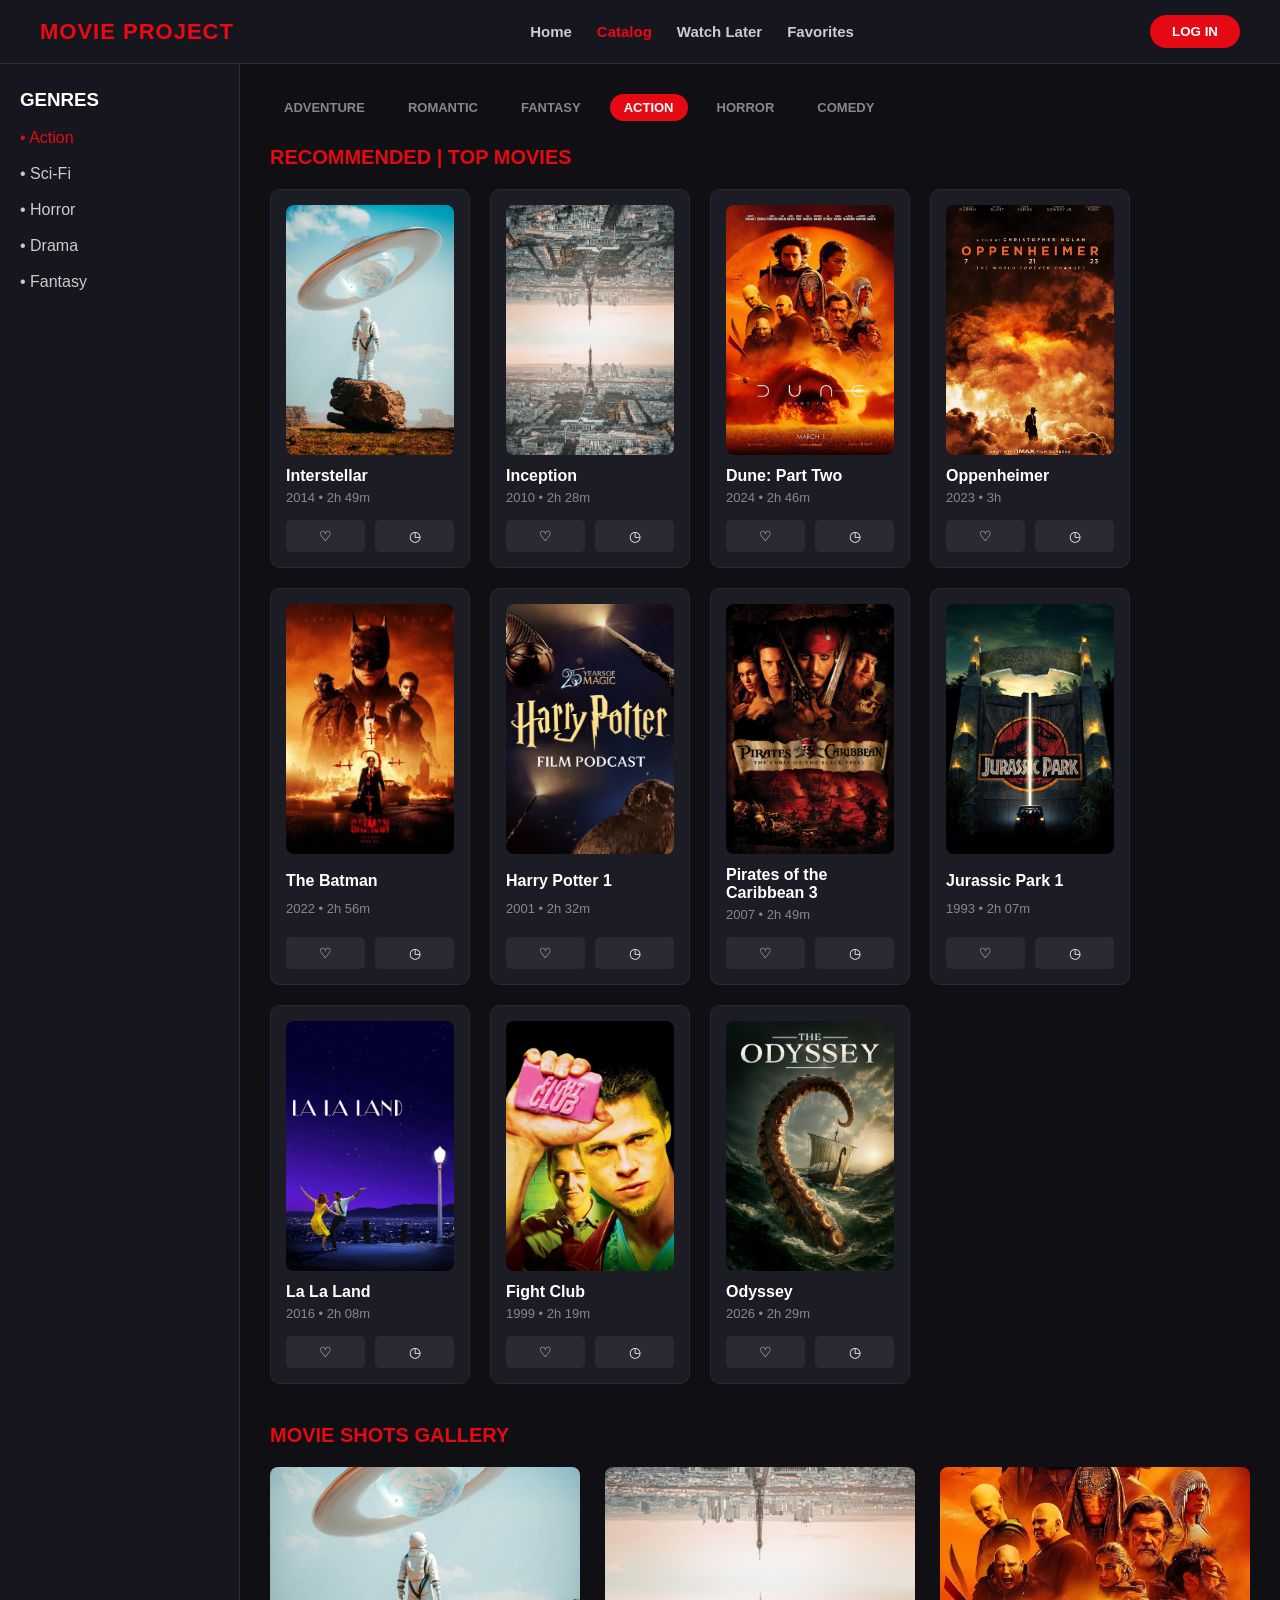
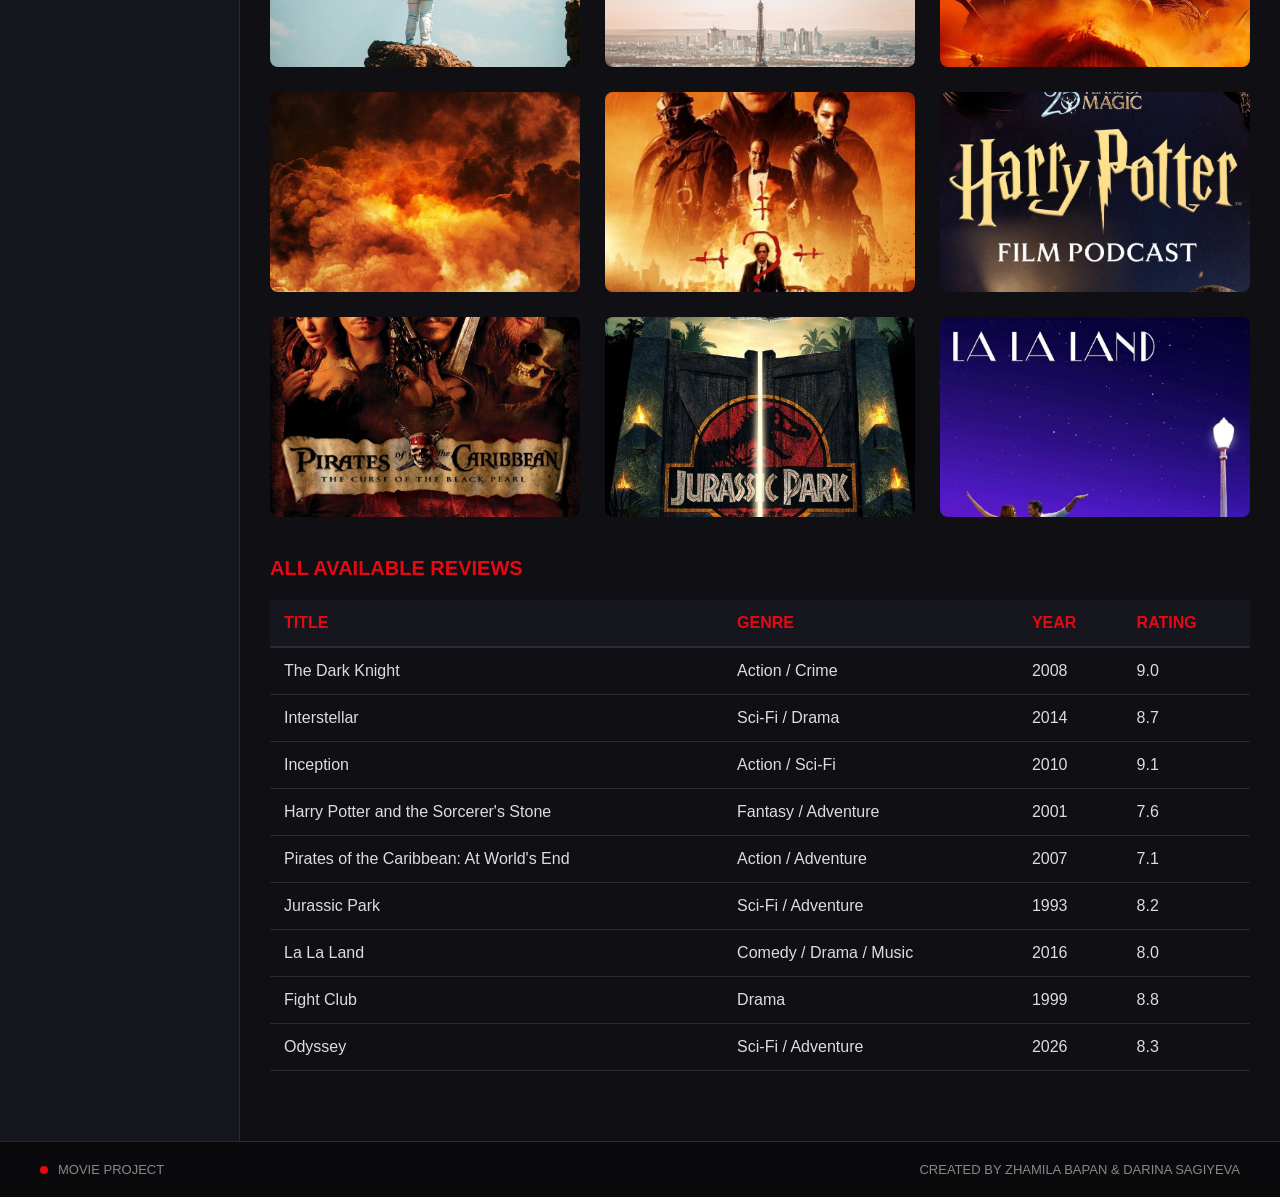
<file: web/catalog.html>
<!DOCTYPE html>
<html lang="en">
<head>
    <meta charset="UTF-8">
    <meta name="viewport" content="width=device-width, initial-scale=1.0">
    <title>Catalog | MOVIE PROJECT</title>
    <link rel="stylesheet" href="css/style.css">
</head>
<body>
    <div class="grid-container">
      
        <header id="main-header">
            <div class="logo">MOVIE PROJECT</div>
            <nav class="nav-menu">
                <a href="index.html">Home</a>
                <a href="catalog.html" class="active">Catalog</a>
                <a href="watch-later.html">Watch Later</a>
                <a href="favorites.html">Favorites</a>
            </nav>
            <button class="btn-pill" type="button">LOG IN</button>
        </header>

      
        <aside class="site-sidebar">
            <h3>GENRES</h3>
            <br>
            <p><a href="#" style="color: #e50914;">• Action</a></p><br>
            <p><a href="#" style="color: #ccc;">• Sci-Fi</a></p><br>
            <p><a href="#" style="color: #ccc;">• Horror</a></p><br>
            <p><a href="#" style="color: #ccc;">• Drama</a></p><br>
            <p><a href="#" style="color: #ccc;">• Fantasy</a></p>
        </aside>

       
        <main class="container">
            <!-- GENRE TAGS -->
            <section class="genre-tags">
                <span class="tag">ADVENTURE</span>
                <span class="tag">ROMANTIC</span>
                <span class="tag">FANTASY</span>
                <span class="tag active-tag">ACTION</span>
                <span class="tag">HORROR</span>
                <span class="tag">COMEDY</span>
            </section>

            <!-- FLEXBOX CARD ROW (TASK 2) -->
            <section class="catalog-section">
                <h2 class="section-title">RECOMMENDED | TOP MOVIES</h2>
                
                <div class="cards-flex-container">
                    <div class="movie-card">
                        <img src="images/interstellar.jpg" alt="Interstellar">
                        <h3>Interstellar</h3>
                        <p>2014 • 2h 49m</p>
                        <div class="movie-buttons">
                            <button onclick="saveMovie('favorites', 'Interstellar', '2014', 'Sci-Fi / Drama')">♡</button>
                            <button onclick="saveMovie('watchLater', 'Interstellar', '2014', 'Sci-Fi / Drama')">◷</button>
                        </div>
                    </div>

                    <div class="movie-card">
                        <img src="images/inception.jpg" alt="Inception">
                        <h3>Inception</h3>
                        <p>2010 • 2h 28m</p>
                        <div class="movie-buttons">
                            <button onclick="saveMovie('favorites', 'Inception', '2010', 'Action / Sci-Fi')">♡</button>
                            <button onclick="saveMovie('watchLater', 'Inception', '2010', 'Action / Sci-Fi')">◷</button>
                        </div>
                    </div>

                    <div class="movie-card">
                        <img src="images/dune.jpg" alt="Dune Part Two">
                        <h3>Dune: Part Two</h3>
                        <p>2024 • 2h 46m</p>
                        <div class="movie-buttons">
                            <button onclick="saveMovie('favorites', 'Dune: Part Two', '2024', 'Sci-Fi / Adventure')">♡</button>
                            <button onclick="saveMovie('watchLater', 'Dune: Part Two', '2024', 'Sci-Fi / Adventure')">◷</button>
                        </div>
                    </div>

                    <div class="movie-card">
                        <img src="images/oppenheimer.jpg" alt="Oppenheimer">
                        <h3>Oppenheimer</h3>
                        <p>2023 • 3h</p>
                        <div class="movie-buttons">
                            <button onclick="saveMovie('favorites', 'Oppenheimer', '2023', 'Drama / History')">♡</button>
                            <button onclick="saveMovie('watchLater', 'Oppenheimer', '2023', 'Drama / History')">◷</button>
                        </div>
                    </div>

                    <div class="movie-card">
                        <img src="images/the-batman.jpg" alt="The Batman">
                        <h3>The Batman</h3>
                        <p>2022 • 2h 56m</p>
                        <div class="movie-buttons">
                            <button onclick="saveMovie('favorites', 'The Batman', '2022', 'Action / Crime')">♡</button>
                            <button onclick="saveMovie('watchLater', 'The Batman', '2022', 'Action / Crime')">◷</button>
                        </div>
                    </div>

                    <div class="movie-card">
                        <img src="images/harry-potter.jpg" alt="Harry Potter 1">
                        <h3>Harry Potter 1</h3>
                        <p>2001 • 2h 32m</p>
                        <div class="movie-buttons">
                            <button onclick="saveMovie('favorites', 'Harry Potter 1', '2001', 'Fantasy / Adventure')">♡</button>
                            <button onclick="saveMovie('watchLater', 'Harry Potter 1', '2001', 'Fantasy / Adventure')">◷</button>
                        </div>
                    </div>

                    <div class="movie-card">
                        <img src="images/pirates3.jpg" alt="Pirates 3">
                        <h3>Pirates of the Caribbean 3</h3>
                        <p>2007 • 2h 49m</p>
                        <div class="movie-buttons">
                            <button onclick="saveMovie('favorites', 'Pirates of the Caribbean 3', '2007', 'Action / Adventure')">♡</button>
                            <button onclick="saveMovie('watchLater', 'Pirates of the Caribbean 3', '2007', 'Action / Adventure')">◷</button>
                        </div>
                    </div>

                    <div class="movie-card">
                        <img src="images/jurassic-park.jpg" alt="Jurassic Park">
                        <h3>Jurassic Park 1</h3>
                        <p>1993 • 2h 07m</p>
                        <div class="movie-buttons">
                            <button onclick="saveMovie('favorites', 'Jurassic Park 1', '1993', 'Sci-Fi / Adventure')">♡</button>
                            <button onclick="saveMovie('watchLater', 'Jurassic Park 1', '1993', 'Sci-Fi / Adventure')">◷</button>
                        </div>
                    </div>

                    <div class="movie-card">
                        <img src="images/lalaland.jpg" alt="La La Land">
                        <h3>La La Land</h3>
                        <p>2016 • 2h 08m</p>
                        <div class="movie-buttons">
                            <button onclick="saveMovie('favorites', 'La La Land', '2016', 'Comedy / Drama / Music')">♡</button>
                            <button onclick="saveMovie('watchLater', 'La La Land', '2016', 'Comedy / Drama / Music')">◷</button>
                        </div>
                    </div>

                    <div class="movie-card">
                        <img src="images/fight-club.jpg" alt="Fight Club">
                        <h3>Fight Club</h3>
                        <p>1999 • 2h 19m</p>
                        <div class="movie-buttons">
                            <button onclick="saveMovie('favorites', 'Fight Club', '1999', 'Drama')">♡</button>
                            <button onclick="saveMovie('watchLater', 'Fight Club', '1999', 'Drama')">◷</button>
                        </div>
                    </div>

                    <div class="movie-card">
                        <img src="images/odyssey.jpg" alt="Odyssey">
                        <h3>Odyssey</h3>
                        <p>2026 • 2h 29m</p>
                        <div class="movie-buttons">
                            <button onclick="saveMovie('favorites', 'Odyssey', '2026', 'Sci-Fi / Adventure')">♡</button>
                            <button onclick="saveMovie('watchLater', 'Odyssey', '2026', 'Sci-Fi / Adventure')">◷</button>
                        </div>
                    </div>
                </div>
            </section>

            
            <section class="gallery-section">
                <h2 class="section-title">MOVIE SHOTS GALLERY</h2>
                <div class="image-gallery">
                    <div class="gallery-item">
                        <img src="images/interstellar.jpg" alt="Shot 1">
                        <div class="gallery-overlay">Interstellar Wormhole</div>
                    </div>
                    <div class="gallery-item">
                        <img src="images/inception.jpg" alt="Shot 2">
                        <div class="gallery-overlay">Inception Dream City</div>
                    </div>
                    <div class="gallery-item">
                        <img src="images/dune.jpg" alt="Shot 3">
                        <div class="gallery-overlay">Dune Desert World</div>
                    </div>
                    <div class="gallery-item">
                        <img src="images/oppenheimer.jpg" alt="Shot 4">
                        <div class="gallery-overlay">Oppenheimer Laboratory</div>
                    </div>
                    <div class="gallery-item">
                        <img src="images/the-batman.jpg" alt="Shot 5">
                        <div class="gallery-overlay">Gotham City Night</div>
                    </div>
                    <div class="gallery-item">
                        <img src="images/harry-potter.jpg" alt="Shot 6">
                        <div class="gallery-overlay">Hogwarts Express</div>
                    </div>
                    <div class="gallery-item">
                        <img src="images/pirates3.jpg" alt="Shot 7">
                        <div class="gallery-overlay">At World's End Voyage</div>
                    </div>
                    <div class="gallery-item">
                        <img src="images/jurassic-park.jpg" alt="Shot 8">
                        <div class="gallery-overlay">Jurassic Island Gate</div>
                    </div>
                    <div class="gallery-item">
                        <img src="images/lalaland.jpg" alt="Shot 9">
                        <div class="gallery-overlay">City of Stars Sunset</div>
                    </div>
                </div>
            </section>

          
            <section class="table-section">
                <h2 class="section-title">ALL AVAILABLE REVIEWS</h2>
                <table class="data-table">
                    <thead>
                        <tr>
                            <th>TITLE</th>
                            <th>GENRE</th>
                            <th>YEAR</th>
                            <th>RATING</th>
                        </tr>
                    </thead>
                    <tbody>
                        <tr>
                            <td>The Dark Knight</td>
                            <td>Action / Crime</td>
                            <td>2008</td>
                            <td>9.0</td>
                        </tr>
                        <tr>
                            <td>Interstellar</td>
                            <td>Sci-Fi / Drama</td>
                            <td>2014</td>
                            <td>8.7</td>
                        </tr>
                        <tr>
                            <td>Inception</td>
                            <td>Action / Sci-Fi</td>
                            <td>2010</td>
                            <td>9.1</td>
                        </tr>
                        <tr>
                            <td>Harry Potter and the Sorcerer's Stone</td>
                            <td>Fantasy / Adventure</td>
                            <td>2001</td>
                            <td>7.6</td>
                        </tr>
                        <tr>
                            <td>Pirates of the Caribbean: At World's End</td>
                            <td>Action / Adventure</td>
                            <td>2007</td>
                            <td>7.1</td>
                        </tr>
                        <tr>
                            <td>Jurassic Park</td>
                            <td>Sci-Fi / Adventure</td>
                            <td>1993</td>
                            <td>8.2</td>
                        </tr>
                        <tr>
                            <td>La La Land</td>
                            <td>Comedy / Drama / Music</td>
                            <td>2016</td>
                            <td>8.0</td>
                        </tr>
                        <tr>
                            <td>Fight Club</td>
                            <td>Drama</td>
                            <td>1999</td>
                            <td>8.8</td>
                        </tr>
                        <tr>
                            <td>Odyssey</td>
                            <td>Sci-Fi / Adventure</td>
                            <td>2026</td>
                            <td>8.3</td>
                        </tr>
                    </tbody>
                </table> 
            </section> 
        </main>

        
        <footer class="site-footer">
            <div class="footer-left">
                <span class="footer-dot"></span>
                <p>MOVIE PROJECT</p>
            </div>
            <p class="footer-right">CREATED BY ZHAMILA BAPAN & DARINA SAGIYEVA</p>
        </footer>
    </div>

    
    <script>
    function saveMovie(listName, title, year, genre) {
        let movies = JSON.parse(localStorage.getItem(listName)) || [];
        let exists = movies.some(function(movie) {
            return movie.title === title;
        });
        if (!exists) {
            movies.push({ title: title, year: year, genre: genre });
        }
        localStorage.setItem(listName, JSON.stringify(movies));
    }
    </script>
</body>
</html>
</file>
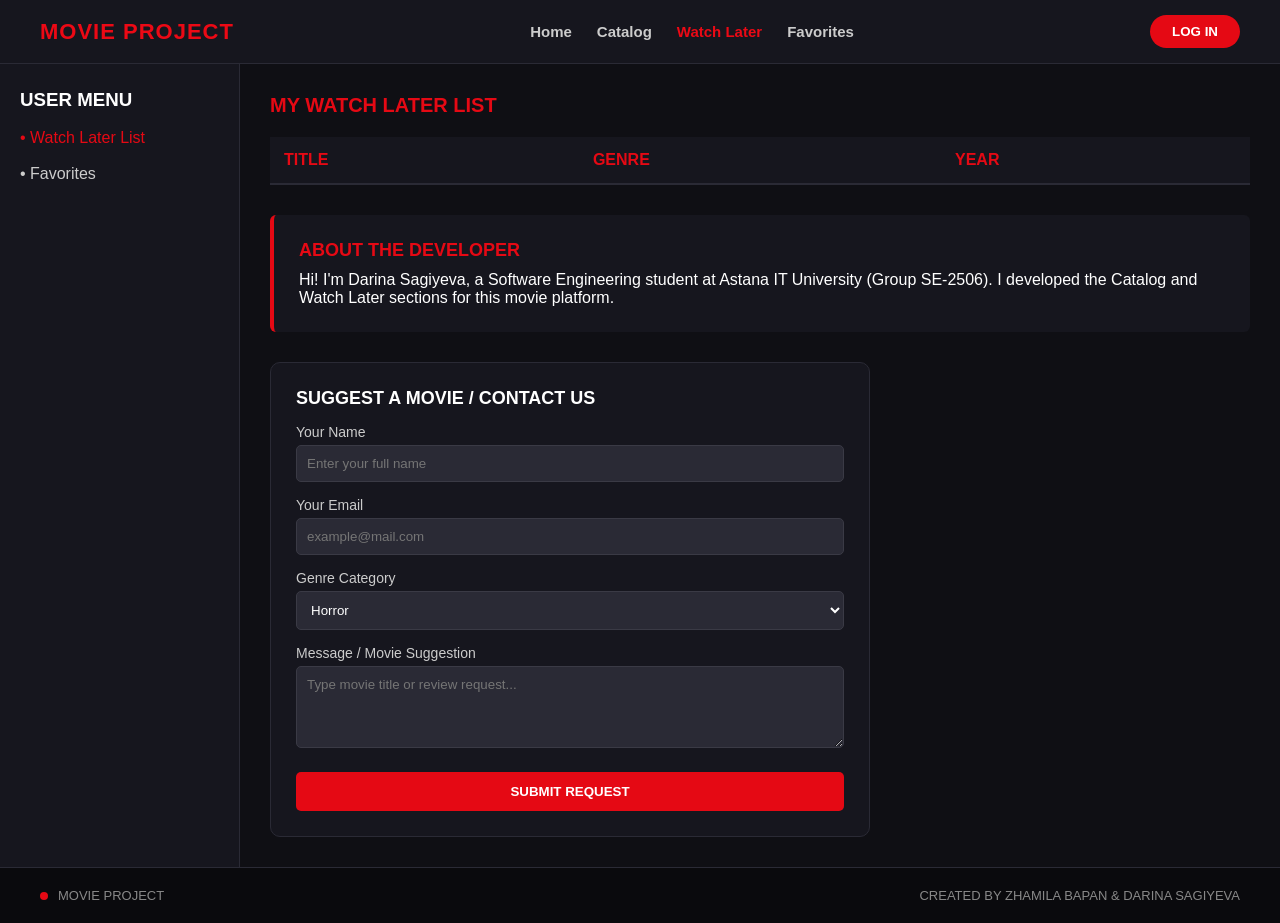
<file: web/watch-later.html>
<!DOCTYPE html>
<html lang="en">
<head>
    <meta charset="UTF-8">
    <meta name="viewport" content="width=device-width, initial-scale=1.0">
    <title>Watch Later | MOVIE PROJECT</title>
    <link rel="stylesheet" href="css/style.css">
</head>
<body>
    <div class="grid-container">
        <!-- HEADER (FLEXBOX - TASK 1) -->
        <header id="main-header">
            <div class="logo">MOVIE PROJECT</div>
            <nav class="nav-menu">
                <a href="index.html">Home</a>
                <a href="catalog.html">Catalog</a>
                <a href="watch-later.html" class="active">Watch Later</a>
                <a href="favorites.html">Favorites</a>
            </nav>
            <button class="btn-pill" type="button">LOG IN</button>
        </header>

       
        <aside class="site-sidebar">
            <h3>USER MENU</h3>
            <br>
            <p><a href="watch-later.html" style="color: #e50914;">• Watch Later List</a></p><br>
            <p><a href="favorites.html" style="color: #ccc;">• Favorites</a></p>
        </aside>

        <main class="container">
            <h1 class="section-title">MY WATCH LATER LIST</h1>
            
            <table class="data-table">
                <thead>
                    <tr>
                        <th>TITLE</th>
                        <th>GENRE</th>
                        <th>YEAR</th>
                    </tr>
                </thead>
                <tbody id="movie-table"></tbody>
            </table>
            
            
            <section class="author-section">
                <h2>ABOUT THE DEVELOPER</h2>
                <p>Hi! I'm Darina Sagiyeva, a Software Engineering student at Astana IT University (Group SE-2506). I developed the Catalog and Watch Later sections for this movie platform.</p>
            </section>

           
            <section class="form-box">
                <h2>SUGGEST A MOVIE / CONTACT US</h2>
                <form id="contact-form">
                    <label for="username">Your Name</label>
                    <input type="text" id="username" name="username" placeholder="Enter your full name" required>

                    <label for="user-email">Your Email</label>
                    <input type="email" id="user-email" name="user-email" placeholder="example@mail.com" required>

                    <label for="category">Genre Category</label>
                    <select id="category" name="category">
                        <option value="horror">Horror</option>
                        <option value="scifi">Sci-Fi</option>
                        <option value="action">Action</option>
                        <option value="drama">Drama</option>
                    </select>

                    <label for="message">Message / Movie Suggestion</label>
                    <textarea id="message" name="message" rows="4" placeholder="Type movie title or review request..."></textarea>

                    <button type="submit" class="btn-submit">SUBMIT REQUEST</button>
                </form>
            </section>
        </main>

        <footer class="site-footer">
            <div class="footer-left">
                <span class="footer-dot"></span>
                <p> MOVIE PROJECT</p>
            </div>
            <p class="footer-right">CREATED BY ZHAMILA BAPAN & DARINA SAGIYEVA</p>
        </footer>
    </div>

    <script>
    let movies = JSON.parse(localStorage.getItem("watchLater")) || [];
    let table = document.getElementById("movie-table");
    for (let i = 0; i < movies.length; i++) {
        table.innerHTML += `
            <tr>
                <td>${movies[i].title}</td>
                <td>${movies[i].genre}</td>
                <td>${movies[i].year}</td>
            </tr>
        `;
    }
    document.getElementById("contact-form").addEventListener("submit", function(event) {
        event.preventDefault();
    });
    </script>
</body>
</html>
</file>
<file: web/css/style.css>
* {
    margin: 0;
    padding: 0;
    box-sizing: border-box;
    font-family: Arial, sans-serif;
}

body {
    background-color: #0f0f14;
    color: #ffffff;
    min-height: 100vh;
}

a {
    color: #ffffff;
    text-decoration: none;
}

.grid-container {
    display: grid;
    grid-template-columns: 240px 1fr; /* Sidebar 240px, Main занимает весь оставшийся объем */
    grid-template-rows: auto 1fr auto; /* Header сверху, Footer снизу */
    grid-template-areas: 
        "header header"
        "sidebar main"
        "footer footer";
    min-height: 100vh;
}

/* Grid */
#main-header, .navbar {
    grid-area: header;
}

.site-sidebar {
    grid-area: sidebar;
    background-color: #16161e;
    padding: 25px 20px;
    border-right: 1px solid #2a2a35;
}

.container, .favorites-container, .home-container {
    grid-area: main;
    padding: 30px;
}

.site-footer {
    grid-area: footer;
    background-color: #0a0a0d;
    padding: 20px 40px;
    border-top: 1px solid #2a2a35;
}


#main-header, .navbar {
    display: flex;
    justify-content: space-between;
    align-items: center;
    padding: 15px 40px;
    background-color: #16161e;
    border-bottom: 1px solid #2a2a35;
}

.logo {
    font-size: 22px;
    font-weight: bold;
    color: #ec0915;
    letter-spacing: 1px;
}

.nav-menu, .nav-links {
    display: flex;
    gap: 25px;
}

.nav-menu a, .nav-links a {
    color: #cccccc;
    font-size: 15px;
    font-weight: bold;
    transition: color 0.3s ease;
}

.nav-menu a:hover, .nav-menu a.active,
.nav-links a:hover, .nav-links a.active {
    color: #ec0915;
}

.user-action {
    display: flex;
    align-items: center;
    gap: 12px;
}

.header-mask {
    width: 30px;
    height: auto;
    opacity: 0.7;
}

.btn-pill, .login-btn {
    background-color: #e50914;
    color: #ffffff;
    border: none;
    padding: 9px 22px;
    border-radius: 20px;
    font-weight: bold;
    cursor: pointer;
    transition: background-color 0.3s ease;
}

.btn-pill:hover, .login-btn:hover {
    background-color: #ff1748;
}


.home-page {
    background-color: #050000;
}

.masks-container {
    display: flex;
    justify-content: space-around;
    align-items: center;
    margin-bottom: 30px;
}

.mask {
    width: 90px;
    opacity: 0.4;
    transition: opacity 0.3s ease, transform 0.3s ease;
}

.mask:hover {
    opacity: 1;
    transform: scale(1.1);
}

.hero-content {
    max-width: 650px;
    margin-bottom: 40px;
}

.hero-subtitle {
    color: #ec0915;
    font-size: 13px;
    font-weight: bold;
    letter-spacing: 3px;
    margin-bottom: 10px;
}

.hero-title {
    font-size: 56px;
    line-height: 1.05;
    margin-bottom: 20px;
}

.hero-title .highlight {
    color: #ec0915;
}

.hero-description {
    color: #aaaaaa;
    font-size: 16px;
    line-height: 1.6;
}

.catalog-section {
    margin-bottom: 40px;
}

.section-title, .favorites-section-title {
    font-size: 20px;
    color: #e50914;
    margin-bottom: 20px;
    font-weight: bold;
}

.genre-tags {
    display: flex;
    flex-wrap: wrap;
    gap: 15px;
    margin-bottom: 25px;
}

.tag {
    color: #888888;
    font-size: 13px;
    font-weight: bold;
    cursor: pointer;
    padding: 6px 14px;
    border-radius: 15px;
    transition: 0.3s;
}

.tag:hover, .active-tag {
    background-color: #e50914;
    color: #ffffff;
}

.cards-flex-container {
    display: flex;
    flex-wrap: wrap;
    gap: 20px;
    align-items: stretch; 
}

.movie-card {
    background-color: #1c1c24;
    border: 1px solid #2a2a35;
    border-radius: 10px;
    padding: 15px;
    width: 200px;
    display: flex;
    flex-direction: column;
    justify-content: space-between;
    transition: transform 0.3s ease, box-shadow 0.3s ease;
}

.movie-card:hover {
    transform: translateY(-8px);
    box-shadow: 0 8px 20px rgba(229, 9, 20, 0.4);
}

.movie-card img {
    width: 100%;
    height: 250px;
    object-fit: cover;
    border-radius: 8px;
}

.movie-card h3 {
    margin: 12px 0 5px 0;
    font-size: 16px;
}

.movie-card p {
    color: #888888;
    font-size: 13px;
}

.movie-buttons {
    display: flex;
    gap: 10px;
    margin-top: 15px;
}

.movie-buttons button {
    flex: 1;
    background-color: #2a2a35;
    color: #ffffff;
    border: none;
    padding: 8px;
    border-radius: 5px;
    cursor: pointer;
    font-size: 14px;
    transition: background-color 0.3s ease;
}

.movie-buttons button:hover {
    background-color: #e50914;
}

.gallery-section {
    margin: 40px 0;
}

.image-gallery {
    display: grid; 
    grid-template-columns: repeat(3, 1fr);
    gap: 25px;
    margin-top: 20px;
}

.gallery-item {
    position: relative;
    overflow: hidden;
    border-radius: 8px;
    height: 200px;
}

.gallery-item img {
    width: 100%;
    height: 100%;
    object-fit: cover;
}

.gallery-overlay {
    position: absolute;
    bottom: 0;
    left: 0;
    right: 0;
    background: rgba(229, 9, 20, 0.9);
    color: #ffffff;
    padding: 15px;
    text-align: center;
    font-weight: bold;
    transform: translateY(100%);
    transition: transform 0.3s ease;
}

.gallery-item:hover .gallery-overlay {
    transform: translateY(0);
}


.table-section {
    margin: 40px 0;
}

.data-table, .favorites-table {
    width: 100%;
    border-collapse: collapse;
    margin-top: 15px;
}

.data-table th, .favorites-table th {
    padding: 14px;
    background-color: #16161e;
    color: #e50914;
    text-align: left;
    border-bottom: 2px solid #2a2a35;
}

.data-table td, .favorites-table td {
    padding: 14px;
    border-bottom: 1px solid #2a2a35;
    color: #dddddd;
}

.author-section, .favorites-about {
    padding: 25px;
    margin: 30px 0;
    background-color: #16161e;
    border-left: 4px solid #e50914;
    border-radius: 6px;
}

.author-section h2, .favorites-about h2 {
    color: #e50914;
    font-size: 18px;
    margin-bottom: 10px;
}

.form-box, .favorites-form-box {
    background-color: #16161e;
    padding: 25px;
    border-radius: 10px;
    max-width: 600px;
    margin-top: 30px;
    border: 1px solid #2a2a35;
}

.form-box h2, .favorites-form-box h2 {
    font-size: 18px;
    color: #ffffff;
    margin-bottom: 15px;
}

.form-box label, .favorites-form-box label {
    display: block;
    margin-top: 15px;
    margin-bottom: 5px;
    font-size: 14px;
    color: #cccccc;
}

.form-box input[type="text"],
.form-box input[type="email"],
.form-box select,
.form-box textarea,
.favorites-form-box input[type="text"],
.favorites-form-box input[type="email"],
.favorites-form-box select,
.favorites-form-box textarea {
    width: 100%;
    padding: 10px;
    background-color: #2a2a35;
    border: 1px solid #3a3a45;
    color: #ffffff;
    border-radius: 5px;
    outline: none;
}

.form-box input[type="color"],
.favorites-form-box input[type="color"] {
    width: 50px;
    height: 35px;
    padding: 0;
    border: none;
    background: transparent;
    cursor: pointer;
}

.btn-submit, .favorites-submit {
    margin-top: 20px;
    background-color: #e50914;
    color: #ffffff;
    border: none;
    padding: 12px;
    width: 100%;
    border-radius: 5px;
    font-weight: bold;
    cursor: pointer;
    transition: background-color 0.3s ease;
}

.btn-submit:hover, .favorites-submit:hover {
    background-color: #ff1748;
}


.site-footer {
    display: flex;
    justify-content: space-between;
    align-items: center;
    color: #888888;
    font-size: 13px;
}

.footer-left {
    display: flex;
    align-items: center;
    gap: 10px;
}

.footer-dot {
    width: 8px;
    height: 8px;
    background-color: #e50914;
    border-radius: 50%;
}


@media (max-width: 850px) {
    .grid-container {
        grid-template-columns: 1fr;
        grid-template-areas: 
            "header"
            "sidebar"
            "main"
            "footer";
    }
    
    .image-gallery {
        grid-template-columns: repeat(2, 1fr);
    }
}

@media (max-width: 600px) {
    #main-header, .navbar {
        flex-direction: column;
        gap: 15px;
    }
    
    .cards-flex-container {
        justify-content: center;
    }
    
    .movie-card {
        width: 100%;
        max-width: 280px;
    }
    
    .image-gallery {
        grid-template-columns: 1fr;
    }
    
    .site-footer {
        flex-direction: column;
        gap: 10px;
        text-align: center;
    }
}
</file>
